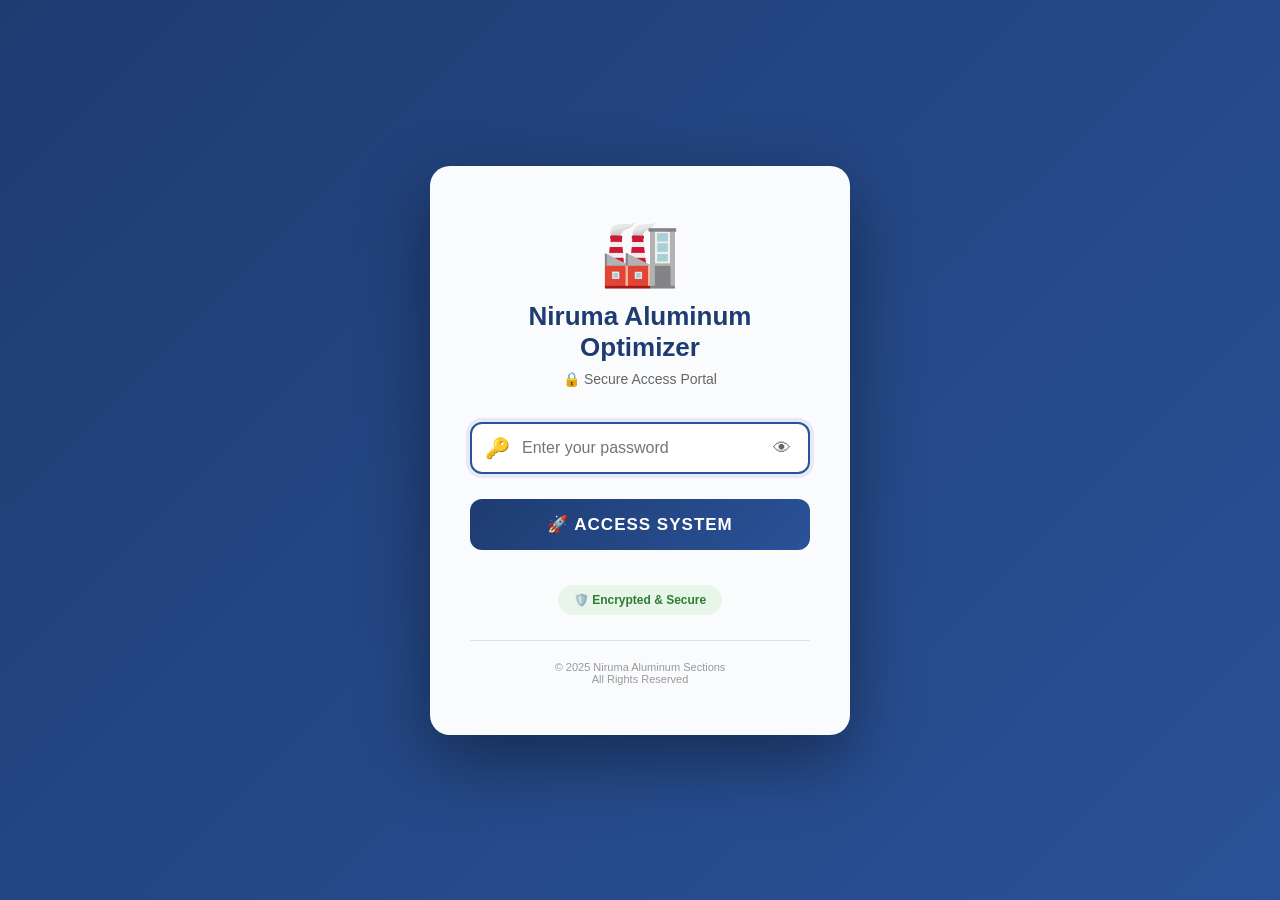
<file: index.html>
<!DOCTYPE html>
<html lang="en">
<head>
    <meta charset="UTF-8">
    <meta name="viewport" content="width=device-width, initial-scale=1.0">
    <title>Niruma Aluminum Optimizer - Secure Access</title>
    <style>
        * {
            margin: 0;
            padding: 0;
            box-sizing: border-box;
        }

        body {
            font-family: 'Segoe UI', Tahoma, Geneva, Verdana, sans-serif;
            background: linear-gradient(135deg, #1e3c72 0%, #2a5298 100%);
            min-height: 100vh;
            display: flex;
            justify-content: center;
            align-items: center;
            padding: 20px;
        }

        .login-wrapper {
            background: rgba(255, 255, 255, 0.98);
            padding: 50px 40px;
            border-radius: 20px;
            box-shadow: 0 25px 70px rgba(0, 0, 0, 0.4);
            width: 100%;
            max-width: 420px;
            text-align: center;
            backdrop-filter: blur(10px);
        }

        .logo-container {
            margin-bottom: 20px;
        }

        .logo {
            font-size: 64px;
            margin-bottom: 10px;
            animation: pulse 2s infinite;
        }

        @keyframes pulse {
            0%, 100% { transform: scale(1); }
            50% { transform: scale(1.05); }
        }

        h1 {
            color: #1e3c72;
            margin-bottom: 8px;
            font-size: 26px;
            font-weight: 700;
        }

        .subtitle {
            color: #666;
            margin-bottom: 35px;
            font-size: 14px;
            font-weight: 500;
        }

        .input-wrapper {
            position: relative;
            margin-bottom: 25px;
        }

        .input-icon {
            position: absolute;
            left: 15px;
            top: 50%;
            transform: translateY(-50%);
            font-size: 20px;
            color: #999;
        }

        input[type="password"],
        input[type="text"] {
            width: 100%;
            padding: 15px 50px 15px 50px;
            border: 2px solid #e0e0e0;
            border-radius: 12px;
            font-size: 16px;
            transition: all 0.3s;
            background: #f8f9fa;
        }

        .toggle-password {
            position: absolute;
            right: 15px;
            top: 50%;
            transform: translateY(-50%);
            background: transparent;
            border: none;
            font-size: 18px;
            cursor: pointer;
            color: #666;
            padding: 4px;
            line-height: 1;
        }

        input[type="password"]:focus {
            outline: none;
            border-color: #2a5298;
            background: white;
            box-shadow: 0 0 0 4px rgba(42, 82, 152, 0.1);
        }

        .btn-access {
            width: 100%;
            padding: 15px;
            background: linear-gradient(135deg, #1e3c72 0%, #2a5298 100%);
            color: white;
            border: none;
            border-radius: 12px;
            font-size: 17px;
            font-weight: 700;
            cursor: pointer;
            transition: all 0.3s;
            margin-bottom: 15px;
            text-transform: uppercase;
            letter-spacing: 1px;
        }

        .btn-access:hover {
            transform: translateY(-3px);
            box-shadow: 0 10px 30px rgba(30, 60, 114, 0.4);
        }

        .btn-access:active {
            transform: translateY(-1px);
        }

        .error-box {
            background: #fee;
            border-left: 4px solid #e74c3c;
            color: #c0392b;
            padding: 12px 15px;
            border-radius: 8px;
            margin-bottom: 20px;
            font-size: 14px;
            display: none;
            text-align: left;
        }

        .error-box.show {
            display: block;
            animation: slideDown 0.4s ease;
        }

        @keyframes slideDown {
            from {
                opacity: 0;
                transform: translateY(-10px);
            }
            to {
                opacity: 1;
                transform: translateY(0);
            }
        }

        .security-badge {
            display: inline-flex;
            align-items: center;
            gap: 8px;
            background: #e8f5e9;
            color: #2e7d32;
            padding: 8px 16px;
            border-radius: 20px;
            font-size: 12px;
            font-weight: 600;
            margin-top: 20px;
        }

        .footer-text {
            margin-top: 25px;
            padding-top: 20px;
            border-top: 1px solid #e0e0e0;
            color: #999;
            font-size: 11px;
        }

        .loader {
            display: none;
            margin: 0 auto;
            border: 3px solid #f3f3f3;
            border-top: 3px solid #2a5298;
            border-radius: 50%;
            width: 30px;
            height: 30px;
            animation: spin 1s linear infinite;
        }

        @keyframes spin {
            0% { transform: rotate(0deg); }
            100% { transform: rotate(360deg); }
        }

        .hidden {
            display: none !important;
        }
    </style>
</head>
<body>
    <div class="login-wrapper" id="loginWrapper">
        <div class="logo-container">
            <div class="logo">🏭</div>
            <h1>Niruma Aluminum Optimizer</h1>
            <p class="subtitle">🔒 Secure Access Portal</p>
        </div>

        <div class="error-box" id="errorBox">
            <strong>⚠️ Access Denied</strong><br>
            Incorrect password. Please try again.
        </div>

        <form id="loginForm" onsubmit="return validateAccess(event)">
            <div class="input-wrapper">
                <span class="input-icon">🔑</span>
                <input 
                    type="password" 
                    id="passwordInput" 
                    placeholder="Enter your password"
                    autocomplete="off"
                    required
                    autofocus
                >
                <button type="button" class="toggle-password" id="togglePassword" aria-label="Show password">👁</button>
            </div>

            <button type="submit" class="btn-access" id="submitBtn">
                <span id="btnText">🚀 Access System</span>
                <div class="loader hidden" id="loader"></div>
            </button>
        </form>

        <div class="security-badge">
            🛡️ Encrypted & Secure
        </div>

        <div class="footer-text">
            © 2025 Niruma Aluminum Sections<br>
            All Rights Reserved
        </div>
    </div>

    <script>
        // ============================================
        // STEP 1: SET YOUR PASSWORD HERE
        // ============================================
        const MASTER_PASSWORD = "niruma@2025";

        // ============================================
        // STEP 2: SET YOUR HTML FILE URL HERE
        // After uploading your Niruma-Aluminum-Profile-Optimizer.html to GitHub,
        // paste the raw file URL here
        // Example: "https://yourusername.github.io/niruma-optimizer/Niruma-Aluminum-Profile-Optimizer.html"
        // ============================================
        const PROTECTED_FILE_URL = "Niruma-Aluminum-Profile-Optimizer.html";

        let attemptCount = 0;
        const MAX_ATTEMPTS = 5;

        function validateAccess(event) {
            event.preventDefault();

            const password = document.getElementById('passwordInput').value;
            const errorBox = document.getElementById('errorBox');
            const submitBtn = document.getElementById('submitBtn');
            const btnText = document.getElementById('btnText');
            const loader = document.getElementById('loader');

            // Check attempt limit
            if (attemptCount >= MAX_ATTEMPTS) {
                errorBox.innerHTML = '<strong>🚫 Too Many Attempts</strong><br>Access blocked for security reasons.';
                errorBox.classList.add('show');
                document.getElementById('passwordInput').disabled = true;
                submitBtn.disabled = true;
                return false;
            }

            if (password === MASTER_PASSWORD) {
                // Show loading state
                btnText.classList.add('hidden');
                loader.classList.remove('hidden');
                submitBtn.disabled = true;

                // Load the protected content
                setTimeout(() => {
                    window.location.href = PROTECTED_FILE_URL;
                }, 500);

            } else {
                // Incorrect password
                attemptCount++;
                const remainingAttempts = MAX_ATTEMPTS - attemptCount;

                errorBox.innerHTML = `<strong>⚠️ Access Denied</strong><br>Incorrect password. ${remainingAttempts} attempt(s) remaining.`;
                errorBox.classList.add('show');

                document.getElementById('passwordInput').value = '';
                document.getElementById('passwordInput').focus();

                // Shake animation
                document.querySelector('.login-wrapper').style.animation = 'shake 0.5s';
                setTimeout(() => {
                    document.querySelector('.login-wrapper').style.animation = '';
                }, 500);

                // Hide error after 4 seconds
                setTimeout(() => {
                    errorBox.classList.remove('show');
                }, 4000);
            }

            return false;
        }

        // Clear error on input
        document.getElementById('passwordInput').addEventListener('input', function() {
            document.getElementById('errorBox').classList.remove('show');
        });

        // Toggle password visibility
        const togglePassword = document.getElementById('togglePassword');
        if (togglePassword) {
            togglePassword.addEventListener('click', function() {
                const pwd = document.getElementById('passwordInput');
                if (!pwd) return;
                if (pwd.type === 'password') {
                    pwd.type = 'text';
                    togglePassword.textContent = '👁';
                    togglePassword.setAttribute('aria-label', 'Hide password');
                } else {
                    pwd.type = 'password';
                    togglePassword.textContent = '👁';
                    togglePassword.setAttribute('aria-label', 'Show password');
                }
            });
        }

        // Shake animation CSS
        const style = document.createElement('style');
        style.textContent = `
            @keyframes shake {
                0%, 100% { transform: translateX(0); }
                10%, 30%, 50%, 70%, 90% { transform: translateX(-10px); }
                20%, 40%, 60%, 80% { transform: translateX(10px); }
            }
        `;
        document.head.appendChild(style);
    </script>
</body>
</html>
</file>
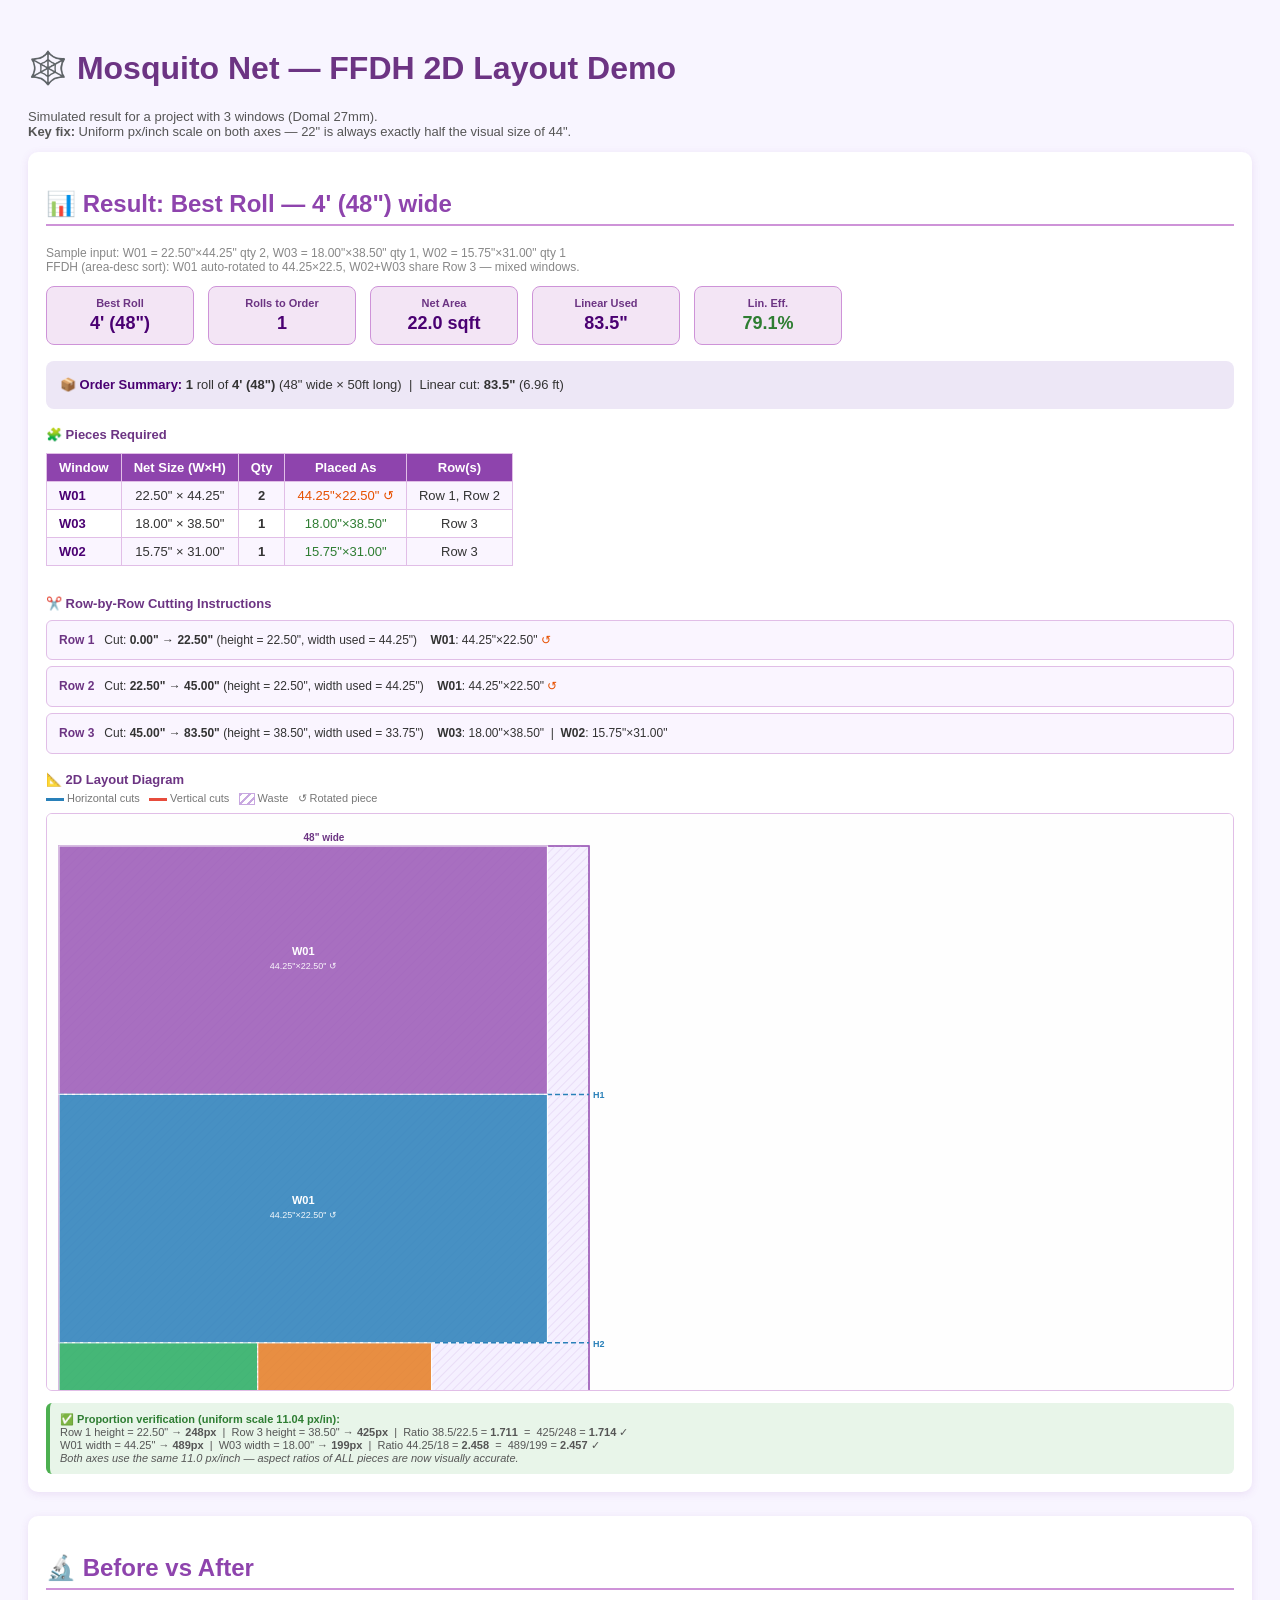
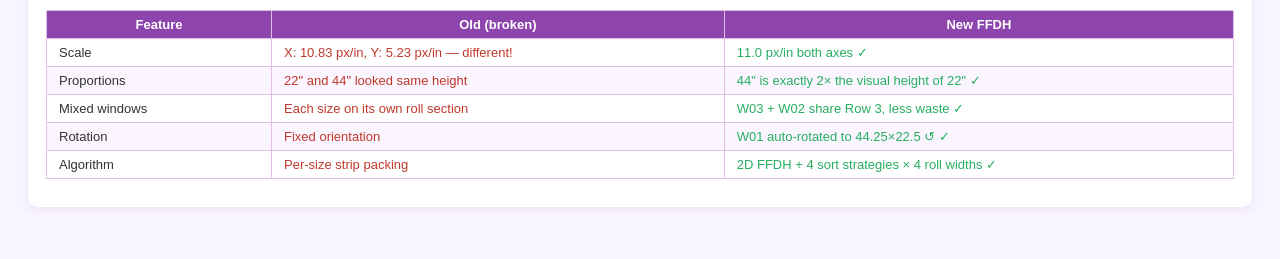
<file: net-sample.html>
<!DOCTYPE html>
<html lang="en">
<head>
<meta charset="UTF-8">
<title>Net FFDH Sample — Proportional SVG Demo</title>
<style>
  body { font-family: sans-serif; background: #f8f5ff; padding: 20px; color: #333; }
  h1   { color: #6c3483; }
  h2   { color: #8e44ad; border-bottom: 2px solid #ce93d8; padding-bottom: 6px; }
  .card { background: white; border-radius: 10px; padding: 18px; margin-bottom: 24px;
          box-shadow: 0 2px 8px rgba(142,68,173,0.12); }
  .stats { display: flex; gap: 14px; flex-wrap: wrap; margin-bottom: 16px; }
  .stat  { background: #f3e5f5; border: 1px solid #ce93d8; border-radius: 8px;
           padding: 10px 18px; text-align: center; min-width: 110px; }
  .stat h4 { margin: 0 0 4px; font-size: 11px; color: #6c3483; font-weight: 600; }
  .stat p  { margin: 0; font-size: 18px; font-weight: 700; color: #4a0072; }
  table { border-collapse: collapse; font-size: 13px; margin: 10px 0; }
  th, td { padding: 6px 12px; border: 1px solid #e1bee7; }
  th { background: #8e44ad; color: white; }
  .diagram-wrap { overflow: auto; max-height: 560px; border: 1px solid #e1bee7;
                  border-radius: 6px; padding: 8px; background: #fefefe; }
  .legend { font-size: 11px; color: #777; margin: 4px 0 8px; }
  .row-instr { background: #faf5ff; border: 1px solid #e1bee7; border-radius: 6px;
               padding: 8px 12px; margin-bottom: 6px; font-size: 12px; line-height: 1.9; }
</style>
</head>
<body>
<h1>🕸️ Mosquito Net — FFDH 2D Layout Demo</h1>
<p style="color:#555;font-size:13px;">
  Simulated result for a project with 3 windows (Domal 27mm).<br>
  <strong>Key fix:</strong> Uniform px/inch scale on both axes — 22" is always exactly half the visual size of 44".
</p>

<div class="card">
  <h2>📊 Result: Best Roll — 4' (48") wide</h2>
  <p style="font-size:12px;color:#888;">
    Sample input: W01 = 22.50"×44.25" qty 2, W03 = 18.00"×38.50" qty 1, W02 = 15.75"×31.00" qty 1<br>
    FFDH (area-desc sort): W01 auto-rotated to 44.25×22.5, W02+W03 share Row 3 — mixed windows.
  </p>

  <div class="stats">
    <div class="stat"><h4>Best Roll</h4><p>4' (48")</p></div>
    <div class="stat"><h4>Rolls to Order</h4><p>1</p></div>
    <div class="stat"><h4>Net Area</h4><p>22.0 sqft</p></div>
    <div class="stat"><h4>Linear Used</h4><p>83.5"</p></div>
    <div class="stat"><h4>Lin. Eff.</h4><p style="color:#2e7d32;">79.1%</p></div>
  </div>

  <div style="background:#ede7f6;border-radius:8px;padding:11px 14px;margin-bottom:16px;font-size:13px;line-height:2;">
    <strong style="color:#4a0072;">📦 Order Summary:</strong>
    <strong>1</strong> roll of <strong>4' (48")</strong>
    (48" wide × 50ft long)
    &nbsp;|&nbsp; Linear cut: <strong>83.5"</strong> (6.96 ft)
  </div>

  <strong style="font-size:13px;color:#6c3483;">🧩 Pieces Required</strong>
  <table>
    <thead><tr>
      <th>Window</th><th>Net Size (W×H)</th><th>Qty</th><th>Placed As</th><th>Row(s)</th>
    </tr></thead>
    <tbody>
      <tr style="background:#faf5ff;">
        <td><strong style="color:#4a0072;">W01</strong></td>
        <td style="text-align:center;">22.50" × 44.25"</td>
        <td style="text-align:center;font-weight:700;">2</td>
        <td style="text-align:center;color:#e65100;">44.25"×22.50" ↺</td>
        <td style="text-align:center;">Row 1, Row 2</td>
      </tr>
      <tr>
        <td><strong style="color:#4a0072;">W03</strong></td>
        <td style="text-align:center;">18.00" × 38.50"</td>
        <td style="text-align:center;font-weight:700;">1</td>
        <td style="text-align:center;color:#2e7d32;">18.00"×38.50"</td>
        <td style="text-align:center;">Row 3</td>
      </tr>
      <tr style="background:#faf5ff;">
        <td><strong style="color:#4a0072;">W02</strong></td>
        <td style="text-align:center;">15.75" × 31.00"</td>
        <td style="text-align:center;font-weight:700;">1</td>
        <td style="text-align:center;color:#2e7d32;">15.75"×31.00"</td>
        <td style="text-align:center;">Row 3</td>
      </tr>
    </tbody>
  </table>

  <br>
  <strong style="font-size:13px;color:#6c3483;">✂️ Row-by-Row Cutting Instructions</strong>
  <div style="margin:8px 0 16px 0;">
    <div class="row-instr">
      <strong style="color:#6c3483;">Row 1</strong>
      &nbsp; Cut: <strong>0.00"</strong> → <strong>22.50"</strong>
      (height = 22.50", width used = 44.25")
      &nbsp;&nbsp; <strong>W01</strong>: 44.25"×22.50" <span style="color:#e65100">↺</span>
    </div>
    <div class="row-instr">
      <strong style="color:#6c3483;">Row 2</strong>
      &nbsp; Cut: <strong>22.50"</strong> → <strong>45.00"</strong>
      (height = 22.50", width used = 44.25")
      &nbsp;&nbsp; <strong>W01</strong>: 44.25"×22.50" <span style="color:#e65100">↺</span>
    </div>
    <div class="row-instr">
      <strong style="color:#6c3483;">Row 3</strong>
      &nbsp; Cut: <strong>45.00"</strong> → <strong>83.50"</strong>
      (height = 38.50", width used = 33.75")
      &nbsp;&nbsp; <strong>W03</strong>: 18.00"×38.50" &nbsp;|&nbsp; <strong>W02</strong>: 15.75"×31.00"
    </div>
  </div>

  <strong style="font-size:13px;color:#6c3483;">📐 2D Layout Diagram</strong>
  <div class="legend">
    <span style="display:inline-block;width:18px;height:3px;background:#2980b9;vertical-align:middle;"></span> Horizontal cuts
    &nbsp;
    <span style="display:inline-block;width:18px;height:3px;background:#e74c3c;vertical-align:middle;"></span> Vertical cuts
    &nbsp;
    <span style="display:inline-block;width:14px;height:10px;
      background:repeating-linear-gradient(135deg,#c8a8e0 0 2px,transparent 2px 6px);
      vertical-align:middle;border:1px solid #c8a8e0;"></span> Waste
    &nbsp; ↺ Rotated piece
  </div>

  <!--
    UNIFORM SCALE CALCULATION:
    scale = min(530/48, 14) = min(11.04, 14) = 11.04 px/inch
    canvasW = 48  * 11.04 = 530.0 px
    canvasH = 83.5 * 11.04 = 921.8 px
    PT=18 PL=4 PR=46 PB=22 → svgW=580, svgH=962

    Row 1:  y=18,    h = 22.50*11.04 = 248.4px
    Row 2:  y=266.4, h = 22.50*11.04 = 248.4px
    Row 3:  y=514.8, h = 38.50*11.04 = 424.8px

    W01 placed 44.25×22.5 → pw=44.25*11.04=488.5px  ph=22.5*11.04=248.4px
    W03 placed 18×38.5    → pw=18*11.04=198.7px      ph=38.5*11.04=424.8px
    W02 placed 15.75×31   → pw=15.75*11.04=173.9px   ph=31*11.04=342.2px
  -->
  <div class="diagram-wrap">
  <svg xmlns="http://www.w3.org/2000/svg" width="580" height="962"
       style="display:block;margin:6px 0;font-family:sans-serif;">
    <defs>
      <pattern id="netHatch" patternUnits="userSpaceOnUse" width="6" height="6" patternTransform="rotate(45)">
        <line x1="0" y1="0" x2="0" y2="6" stroke="#c8a8e0" stroke-width="1.5"/>
      </pattern>
    </defs>

    <!-- Roll background -->
    <rect x="4" y="18" width="530" height="921.8" fill="#f5f0ff" stroke="#8e44ad" stroke-width="1.5"/>

    <!-- ── Row 1: y=18, shelfH=22.5" = 248.4px ── -->
    <rect x="4" y="18" width="530" height="248.4" fill="url(#netHatch)" opacity="0.35"/>
    <!-- W01 rotated (44.25"×22.5"): pw=488.5, ph=248.4 -->
    <rect x="4.0" y="18.0" width="488.5" height="248.4" fill="#9b59b6" opacity="0.85" stroke="white" stroke-width="1.2"/>
    <text x="248.3" y="127.2" text-anchor="middle" font-size="11" fill="white" font-weight="bold">W01</text>
    <text x="248.3" y="141.2" text-anchor="middle" font-size="9"  fill="rgba(255,255,255,0.92)">44.25"×22.50" ↺</text>
    <!-- H1 cut at y = 18 + 248.4 = 266.4 -->
    <line x1="4" y1="266.4" x2="534" y2="266.4" stroke="#2980b9" stroke-width="1.5" stroke-dasharray="5,3"/>
    <text x="538" y="270.4" font-size="9" fill="#2980b9" font-weight="bold">H1</text>

    <!-- ── Row 2: y=266.4, shelfH=22.5" = 248.4px ── -->
    <rect x="4" y="266.4" width="530" height="248.4" fill="url(#netHatch)" opacity="0.35"/>
    <!-- W01 rotated (44.25"×22.5"): pw=488.5, ph=248.4 -->
    <rect x="4.0" y="266.4" width="488.5" height="248.4" fill="#2980b9" opacity="0.85" stroke="white" stroke-width="1.2"/>
    <text x="248.3" y="375.6" text-anchor="middle" font-size="11" fill="white" font-weight="bold">W01</text>
    <text x="248.3" y="389.6" text-anchor="middle" font-size="9"  fill="rgba(255,255,255,0.92)">44.25"×22.50" ↺</text>
    <!-- H2 cut at y = 266.4 + 248.4 = 514.8 -->
    <line x1="4" y1="514.8" x2="534" y2="514.8" stroke="#2980b9" stroke-width="1.5" stroke-dasharray="5,3"/>
    <text x="538" y="518.8" font-size="9" fill="#2980b9" font-weight="bold">H2</text>

    <!-- ── Row 3: y=514.8, shelfH=38.5" = 424.8px ── -->
    <rect x="4" y="514.8" width="530" height="424.8" fill="url(#netHatch)" opacity="0.35"/>
    <!-- W03 normal (18"×38.5"): px=4, pw=198.7, ph=424.8 -->
    <rect x="4.0" y="514.8" width="198.7" height="424.8" fill="#27ae60" opacity="0.85" stroke="white" stroke-width="1.2"/>
    <text x="103.4" y="716.2" text-anchor="middle" font-size="11" fill="white" font-weight="bold">W03</text>
    <text x="103.4" y="730.2" text-anchor="middle" font-size="9"  fill="rgba(255,255,255,0.92)">18.00"×38.50"</text>
    <!-- Vertical cut between W03 and W02 at x = 4 + 198.7 = 202.7 -->
    <line x1="202.7" y1="514.8" x2="202.7" y2="939.6" stroke="#e74c3c" stroke-width="1" stroke-dasharray="3,2"/>
    <!-- W02 normal (15.75"×31"): px=202.7, pw=173.9, ph=342.2 -->
    <rect x="202.7" y="514.8" width="173.9" height="342.2" fill="#e67e22" opacity="0.85" stroke="white" stroke-width="1.2"/>
    <text x="289.7" y="678.9" text-anchor="middle" font-size="11" fill="white" font-weight="bold">W02</text>
    <text x="289.7" y="692.9" text-anchor="middle" font-size="9"  fill="rgba(255,255,255,0.92)">15.75"×31.00"</text>

    <!-- Roll width label -->
    <text x="269" y="13" text-anchor="middle" font-size="10" fill="#6c3483" font-weight="bold">48" wide</text>
    <!-- Bottom annotation -->
    <text x="4" y="956" font-size="9" fill="#6c3483">Scale: 11.0 px/in (uniform) | Linear used: 83.5" (6.96 ft)</text>
  </svg>
  </div>

  <div style="margin-top:12px;font-size:11px;color:#555;background:#e8f5e9;padding:10px;border-radius:6px;border-left:4px solid #4caf50;">
    <strong style="color:#2e7d32;">✅ Proportion verification (uniform scale 11.04 px/in):</strong><br>
    Row 1 height = 22.50" → <strong>248px</strong> &nbsp;|&nbsp;
    Row 3 height = 38.50" → <strong>425px</strong> &nbsp;|&nbsp;
    Ratio 38.5/22.5 = <strong>1.711</strong> &nbsp;=&nbsp; 425/248 = <strong>1.714</strong> ✓<br>
    W01 width = 44.25" → <strong>489px</strong> &nbsp;|&nbsp;
    W03 width = 18.00" → <strong>199px</strong> &nbsp;|&nbsp;
    Ratio 44.25/18 = <strong>2.458</strong> &nbsp;=&nbsp; 489/199 = <strong>2.457</strong> ✓<br>
    <em>Both axes use the same 11.0 px/inch — aspect ratios of ALL pieces are now visually accurate.</em>
  </div>
</div>

<div class="card">
  <h2>🔬 Before vs After</h2>
  <table style="width:100%;">
    <thead><tr><th style="width:200px;">Feature</th><th>Old (broken)</th><th>New FFDH</th></tr></thead>
    <tbody>
      <tr><td>Scale</td>
        <td style="color:#c0392b;">X: 10.83 px/in, Y: 5.23 px/in — different!</td>
        <td style="color:#27ae60;">11.0 px/in both axes ✓</td></tr>
      <tr style="background:#faf5ff;"><td>Proportions</td>
        <td style="color:#c0392b;">22" and 44" looked same height</td>
        <td style="color:#27ae60;">44" is exactly 2× the visual height of 22" ✓</td></tr>
      <tr><td>Mixed windows</td>
        <td style="color:#c0392b;">Each size on its own roll section</td>
        <td style="color:#27ae60;">W03 + W02 share Row 3, less waste ✓</td></tr>
      <tr style="background:#faf5ff;"><td>Rotation</td>
        <td style="color:#c0392b;">Fixed orientation</td>
        <td style="color:#27ae60;">W01 auto-rotated to 44.25×22.5 ↺ ✓</td></tr>
      <tr><td>Algorithm</td>
        <td style="color:#c0392b;">Per-size strip packing</td>
        <td style="color:#27ae60;">2D FFDH + 4 sort strategies × 4 roll widths ✓</td></tr>
    </tbody>
  </table>
</div>
</body>
</html>
</file>
